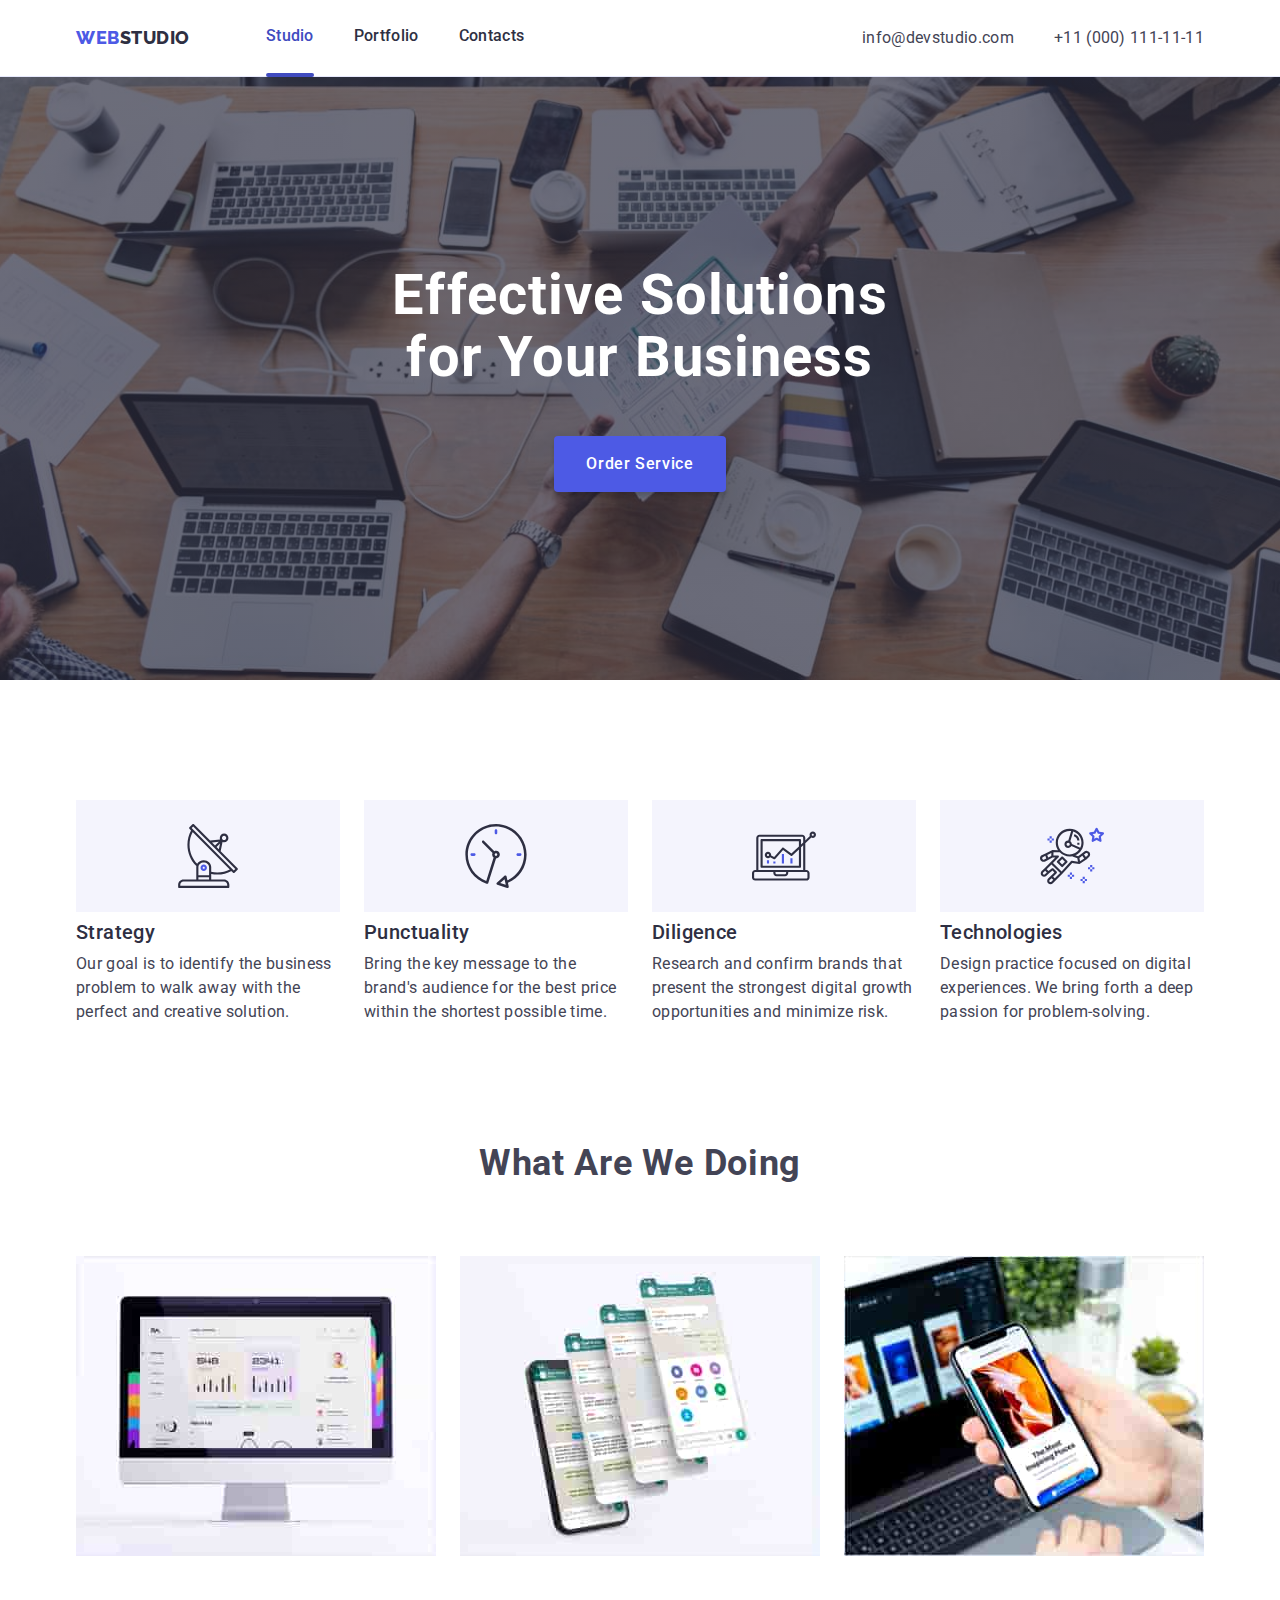
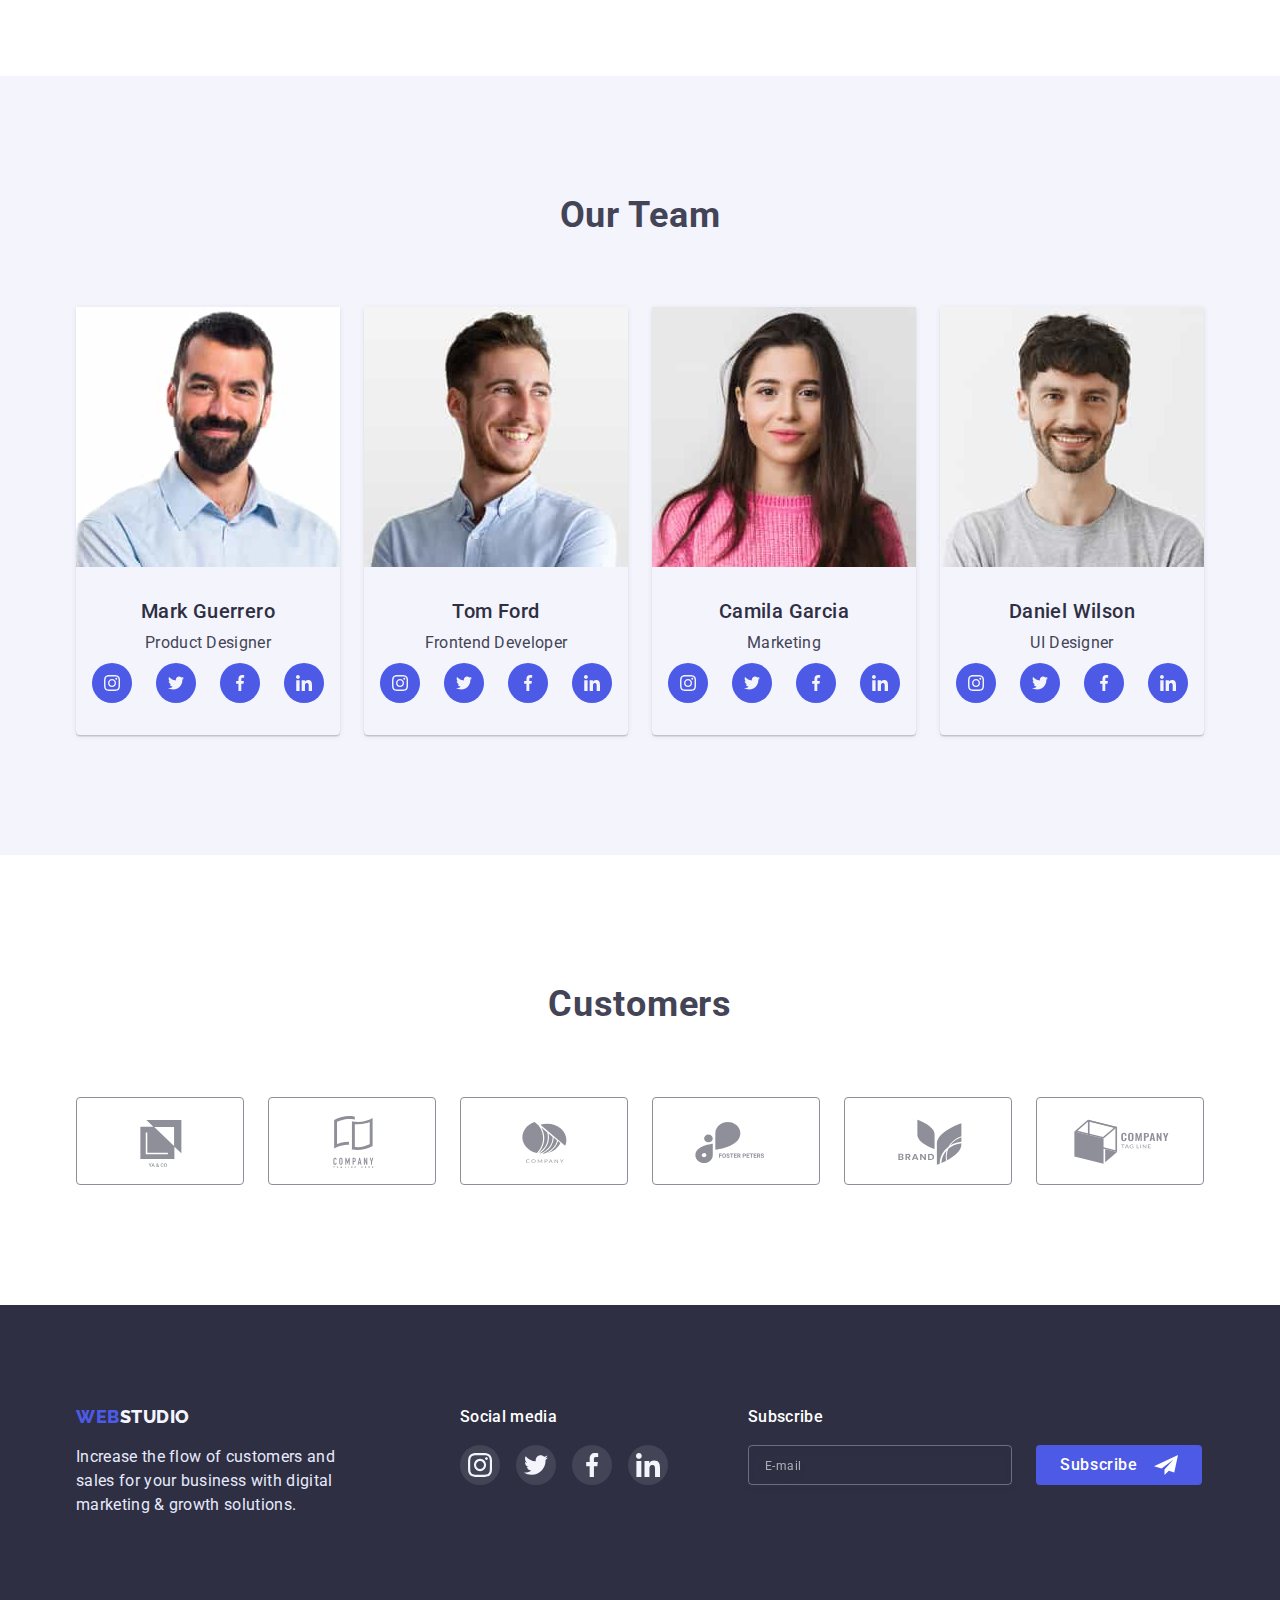
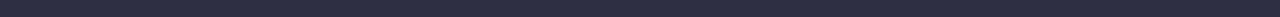
<file: index.html>
<!DOCTYPE html>
<html lang="en">
  <head>
    <meta charset="UTF-8" />
    <meta http-equiv="X-UA-Compatible" content="IE=edge" />
    <meta name="viewport" content="width=device-width, initial-scale=1.0" />
    <title>Document</title>
    <link rel="preconnect" href="https://fonts.googleapis.com" />
    <link rel="preconnect" href="https://fonts.gstatic.com" crossorigin />
    <link
      href="https://fonts.googleapis.com/css2?family=Raleway:wght@800&family=Roboto:wght@400;500;700;900&display=swap"
      rel="stylesheet"
    />
    <link
      rel="stylesheet"
      href="https://cdnjs.cloudflare.com/ajax/libs/modern-normalize/1.1.0/modern-normalize.min.css"
    />
    <link rel="stylesheet" href="./css/styles.css" />
  </head>
  <body>
    <header class="header">
      <div class="page-header container">
        <nav class="nav">
          <a href="/" class="logo"><span class="web">Web</span>Studio</a>
          <ul class="list site-nav">
            <li class="nav-link">
              <a href="./index.html" class="link active">Studio</a>
            </li>
            <li class="nav-link">
              <a href="./portfolio.html" class="link">Portfolio</a>
            </li>
            <li class="nav-link"><a href="" class="link">Contacts</a></li>
          </ul>
        </nav>

        <address class="address">
          <ul class="address list">
            <li class="address-item">
              <a href="mailto:info@devstudio.com" class="link address"
                >info@devstudio.com</a
              >
            </li>
            <li class="address-item">
              <a href="tel:+110001111111" class="link address"
                >+11 (000) 111-11-11</a
              >
            </li>
          </ul>
        </address>
      </div>
    </header>

    <!-- Hero -->
    <section class="section hero">
      <h1 class="hero-title">Effective Solutions for Your Business</h1>
      <button class="button primery" data-modal-open>Order Service</button>
    </section>

    <!-- Features -->
    <section class="section features">
      <div class="container">
        <h2 hidden class="section-title">Features</h2>
        <ul class="list features">
          
          <li class="features-item">
            <div class="icon-container">
              <svg class="bgicon" width="64" height="64">
                <use href="./Image/symbol-defs.svg#icon-antenna"></use>
              </svg>
            </div>
            <h3 class="title">Strategy</h3>
            <p>
              Our goal is to identify the business problem to walk away with the
              perfect and creative solution.
            </p>
          </li>
          <li class="features-item">
            <div class="icon-container">
              <svg class="bgicon" width="64" height="64">
                <use href="./Image/symbol-defs.svg#icon-clock"></use>
              </svg>
            </div>
            <h3 class="title">Punctuality</h3>
            <p>
              Bring the key message to the brand's audience for the best price
              within the shortest possible time.
            </p>
          </li>
          <li class="features-item">
            <div class="icon-container">
              <svg class="bgicon" width="64" height="64">
                <use href="./Image/symbol-defs.svg#icon-diagram"></use>
              </svg>
            </div>
            <h3 class="title">Diligence</h3>
            <p>
              Research and confirm brands that present the strongest digital
              growth opportunities and minimize risk.
            </p>
          </li>
          <li class="features-item">
            <div class="icon-container">
              <svg class="bgicon" width="64" height="64">
                <use href="./Image/symbol-defs.svg#icon-astronaut"></use>
              </svg>
            </div>
            <h3 class="title">Technologies</h3>
            <p>
              Design practice focused on digital experiences. We bring forth a
              deep passion for problem-solving.
            </p>
          </li>
        </ul>
      </div>
    </section>

    <!-- What are we doing -->

    <section class="section about">
      <div class="container about">
        <h2 class="section-title">What are we doing</h2>
        <ul class="list about">
          <li>
            <img
              src="./Image/rectangle-71.jpeg"
              alt="leptop app"
              width="360"
              class="image-about"
            />
          </li>
          <li>
            <img
              src="./Image/rectangle-72.jpeg"
              alt="mobile chat"
              width="360"
              class="image-about"
            />
          </li>
          <li>
            <img
              src="./Image/rectangle-73.jpeg"
              alt="recomendet for you"
              width="360"
              class="image-about"
            />
          </li>
        </ul>
      </div>
    </section>

    <!-- Our Team -->
    <section class="section team">
      <div class="container">
        <h2 class="section-title">Our Team</h2>
        <ul class="list team">
          <li class="team-card">
            <img
              src="./Image/mark-guerrero.jpeg"
              alt="Emploer"
              width="264"
              class="image"
            />
            <h3 class="title teamtext">Mark Guerrero</h3>
            <p class="teamtext p">Product Designer</p>

            <ul class="social-media list">
              <li class="social-media-item">
                <a href="" class="social-media link">
                  <svg class="social-icon" width="16" height="16">
                    <use href="./Image/symbol-defs.svg#icon-instagram"></use>
                    </svg>
                </a>
              </li>

              <li class="social-media-item">
                <a href="" class="social-media link">
                  <svg class="social-icon" width="16" height="16">
                    <use href="./Image/symbol-defs.svg#icon-twitter"></use>
                    </svg>
                </a>
              </li>

              <li class="social-media-item">
                <a href="" class="social-media link">
                  <svg class="social-icon" width="16" height="16">
                    <use href="./Image/symbol-defs.svg#icon-facebook"></use>
                    </svg>
                </a>
              </li>

              <li class="social-media-item">
                <a href="" class="social-media link">
                  <svg class="social-icon" width="16" height="16">
                    <use href="./Image/symbol-defs.svg#icon-linkedin"></use>
                    </svg>
                </a>
              </li>
            </ul>


          </li>
          <li class="team-card">
            <img
              src="./Image/tom-ford.jpeg"
              alt="Emploer"
              width="264"
              class="image"
            />

            <h3 class="title teamtext">Tom Ford</h3>
            <p class="teamtext p">Frontend Developer</p>

            <ul class="social-media list">
              <li class="social-media-item">
                <a href="" class="social-media link">
                  <svg class="social-icon" width="16" height="16">
                    <use href="./Image/symbol-defs.svg#icon-instagram"></use>
                    </svg>
                </a>
              </li>

              <li class="social-media-item">
                <a href="" class="social-media link">
                  <svg class="social-icon" width="16" height="16">
                    <use href="./Image/symbol-defs.svg#icon-twitter"></use>
                    </svg>
                </a>
              </li>

              <li class="social-media-item">
                <a href="" class="social-media link">
                  <svg class="social-icon" width="16" height="16">
                    <use href="./Image/symbol-defs.svg#icon-facebook"></use>
                    </svg>
                </a>
              </li>

              <li class="social-media-item">
                <a href="" class="social-media link">
                  <svg class="social-icon" width="16" height="16">
                    <use href="./Image/symbol-defs.svg#icon-linkedin"></use>
                    </svg>
                </a>
              </li>
            </ul>

          </li>

          <li class="team-card">
            <img
              src="./Image/camila-garcia.jpeg"
              alt="Emploer"
              width="264"
              class="image"
            />
            <h3 class="title teamtext">Camila Garcia</h3>
            <p class="teamtext p">Marketing</p>

            <ul class="social-media list">
              <li class="social-media-item">
                <a href="" class="social-media link">
                  <svg class="social-icon" width="16" height="16">
                    <use href="./Image/symbol-defs.svg#icon-instagram"></use>
                    </svg>
                </a>
              </li>

              <li class="social-media-item">
                <a href="" class="social-media link">
                  <svg class="social-icon" width="16" height="16">
                    <use href="./Image/symbol-defs.svg#icon-twitter"></use>
                    </svg>
                </a>
              </li>

              <li class="social-media-item">
                <a href="" class="social-media link">
                  <svg class="social-icon" width="16" height="16">
                    <use href="./Image/symbol-defs.svg#icon-facebook"></use>
                    </svg>
                </a>
              </li>

              <li class="social-media-item">
                <a href="" class="social-media link">
                  <svg class="social-icon" width="16" height="16">
                    <use href="./Image/symbol-defs.svg#icon-linkedin"></use>
                    </svg>
                </a>
              </li>
            </ul>
          </li>
          <li class="team-card">
            <img
              src="./Image/daniel-wilson.jpeg"
              alt="Emploer"
              width="264"
              class="image"
            />
            <h3 class="title teamtext">Daniel Wilson</h3>
            <p class="teamtext p">UI Designer</p>
            <ul class="social-media list">
              <li class="social-media-item">
                <a href="" class="social-media link">
                  <svg class="social-icon" width="16" height="16">
                    <use href="./Image/symbol-defs.svg#icon-instagram"></use>
                    </svg>
                </a>
              </li>

              <li class="social-media-item">
                <a href="" class="social-media link">
                  <svg class="social-icon" width="16" height="16">
                    <use href="./Image/symbol-defs.svg#icon-twitter"></use>
                    </svg>
                </a>
              </li>

              <li class="social-media-item">
                <a href="" class="social-media link">
                  <svg class="social-icon" width="16" height="16">
                    <use href="./Image/symbol-defs.svg#icon-facebook"></use>
                    </svg>
                </a>
              </li>

              <li class="social-media-item">
                <a href="" class="social-media link">
                  <svg class="social-icon" width="16" height="16">
                    <use href="./Image/symbol-defs.svg#icon-linkedin"></use>
                    </svg>
                </a>
              </li>
            </ul>

          </li>
        </ul>
      </div>
    </section>

    <!-- Clients -->

<section class="section clients">
<h2 class="section-title clients">Customers</h2>

<div class="container">
  <ul class="clients list">
    <li class="client-item">
      <a href="" class="client-link">
        <svg class="icon-clients" width="104" height="56">
          <use href="./Image/symbol-defs.svg#icon-client1"></use>
        </svg>
      </a>
    </li>

    <li class="client-item">
      <a href="" class="client-link">
        <svg class="icon-clients" width="104" height="56">
          <use href="./Image/symbol-defs.svg#icon-client2"></use>
        </svg>
      </a>
    </li>

    <li class="client-item">
      <a href="" class="client-link">
        <svg class="icon-clients" width="104" height="56">
          <use href="./Image/symbol-defs.svg#icon-client3"></use>
        </svg>
      </a>
    </li>

    <li class="client-item">
      <a href="" class="client-link">
        <svg class="icon-clients" width="104" height="56">
          <use href="./Image/symbol-defs.svg#icon-client4"></use>
        </svg>
      </a>
    </li>

    <li class="client-item">
      <a href="" class="client-link">
        <svg class="icon-clients" width="104" height="56">
          <use href="./Image/symbol-defs.svg#icon-client5"></use>
        </svg>
      </a>
    </li>

    <li class="client-item">
      <a href="" class="client-link">
        <svg class="icon-clients" width="104" height="56">
          <use href="./Image/symbol-defs.svg#icon-client6"></use>
        </svg>
      </a>
    </li>
  </ul>
</div>
 


</section>

    <!-- Footer -->
    <footer class="footer">
      <div class="container foot">
       <div class="footer-inf">
        <a href="/" class="footer-logo"><span class="web">Web</span>Studio</a>
        <p class="footer-text">
          Increase the flow of customers and sales for your business with
          digital marketing & growth solutions.
        </p>
        </div>
  
    
       <div class="footer-links">
          <b class="title footer">Social media</b>
          <ul class="social-footer list">
              <li class="social-footer-item">
                <a href="" class="social-footer link">
                  <svg class="social-icon" width="24" height="24">
                    <use href="./Image/symbol-defs.svg#icon-instagram"></use>
                    </svg>
                </a>
              </li>
  
              <li class="social-footer-item">
                <a href="" class="social-footer link">
                  <svg class="social-icon" width="24" height="24">
                    <use href="./Image/symbol-defs.svg#icon-twitter"></use>
                    </svg>
                </a>
              </li>
  
              <li class="social-footer-item">
                <a href="" class="social-footer link">
                  <svg class="social-icon" width="24" height="24">
                    <use href="./Image/symbol-defs.svg#icon-facebook"></use>
                    </svg>
                </a>
              </li>
  
              <li class="social-footer-item">
                <a href="" class="social-footer link">
                  <svg class="social-icon" width="24" height="24">
                    <use href="./Image/symbol-defs.svg#icon-linkedin"></use>
                    </svg>
                </a>
              </li>
  
          </ul>
        </div>


        <div role="group" class="group-form">
        
         
          <label for="email" class="title footer">Subscribe</label>
          <form class="subscribe-form">
          <input class="footer-input" type="email" name="email" id="email" placeholder="E-mail">
          <button type="submit" class="button subscribe">Subscribe
            <svg class="send-icon" width="24" height="24">
              <use href="./Image/symbol-defs.svg#icon-send"></use>
            </svg>
          </button>
          </form> 
        
        
        </div>

      </div>
    
    </footer>

<!-- Modal -->

<div class="backdrop is-hidden" data-modal>
  <div class="modal">
    <button data-modal-close class="modal-button">
      <svg class="modal-icon" width="8" height="8">
        <use href="./Image/symbol-defs.svg#icon-close"></use>
      </svg>
    </button>
<!-- Form -->
<strong class="modaltext">Leave your contacts and we will call you back</strong>

<form class="modal-forms">
  <div role="group" class="modal-form">
    <label class="label" for="name">Name</label>
      <input class="modal-input" type="text" name="name" id="name">
      <svg class="icon-modal" width="18" height="24">
        <use href="./Image/symbol-defs.svg#icon-person"></use>
      </svg>
  </div>

  <div role="group" class="modal-form">
    <label class="label" for="phone">Phone</label>
    <input class="modal-input" type="tel" name="phone" id="phone">
    <svg class="icon-modal" width="18" height="24">
      <use href="./Image/symbol-defs.svg#icon-phone"></use>
    </svg>
  </div>

  <div role="group" class="modal-form">
    <label class="label" for="modal-email">Email</label>
    <input class="modal-input" type="email" name="email" id="modal-email">
    <svg class="icon-modal" width="18" height="24">
      <use href="./Image/symbol-defs.svg#icon-email"></use>
    </svg>
  </div>

  <div role="group" class="modal-text-area-div">
    <label class="label" for="modal-text-area">Comment</label>
      <textarea class="modal-text-area" name="comment" id="modal-text-area" placeholder="Text input"></textarea>
     </div>

<label class="label checkbox">
  <input class="modal-checkbox" type="checkbox" name="privacy-policy">
  <span class="checkbox-icon"><svg width="10" height="8">
    <use class="check-icon" href="./Image/symbol-defs.svg#icon-check"></use>
  </svg></span>
  I accept the terms and conditions of the <a class="policy-link" href="" target="_blank">Privacy Policy</a>
</label>

<button class="submit button" type="submit">Send</button>
  
</form> 

  </div>
</div>

<script src="./js/modal.js"></script>
  </body>
</html>
</file>
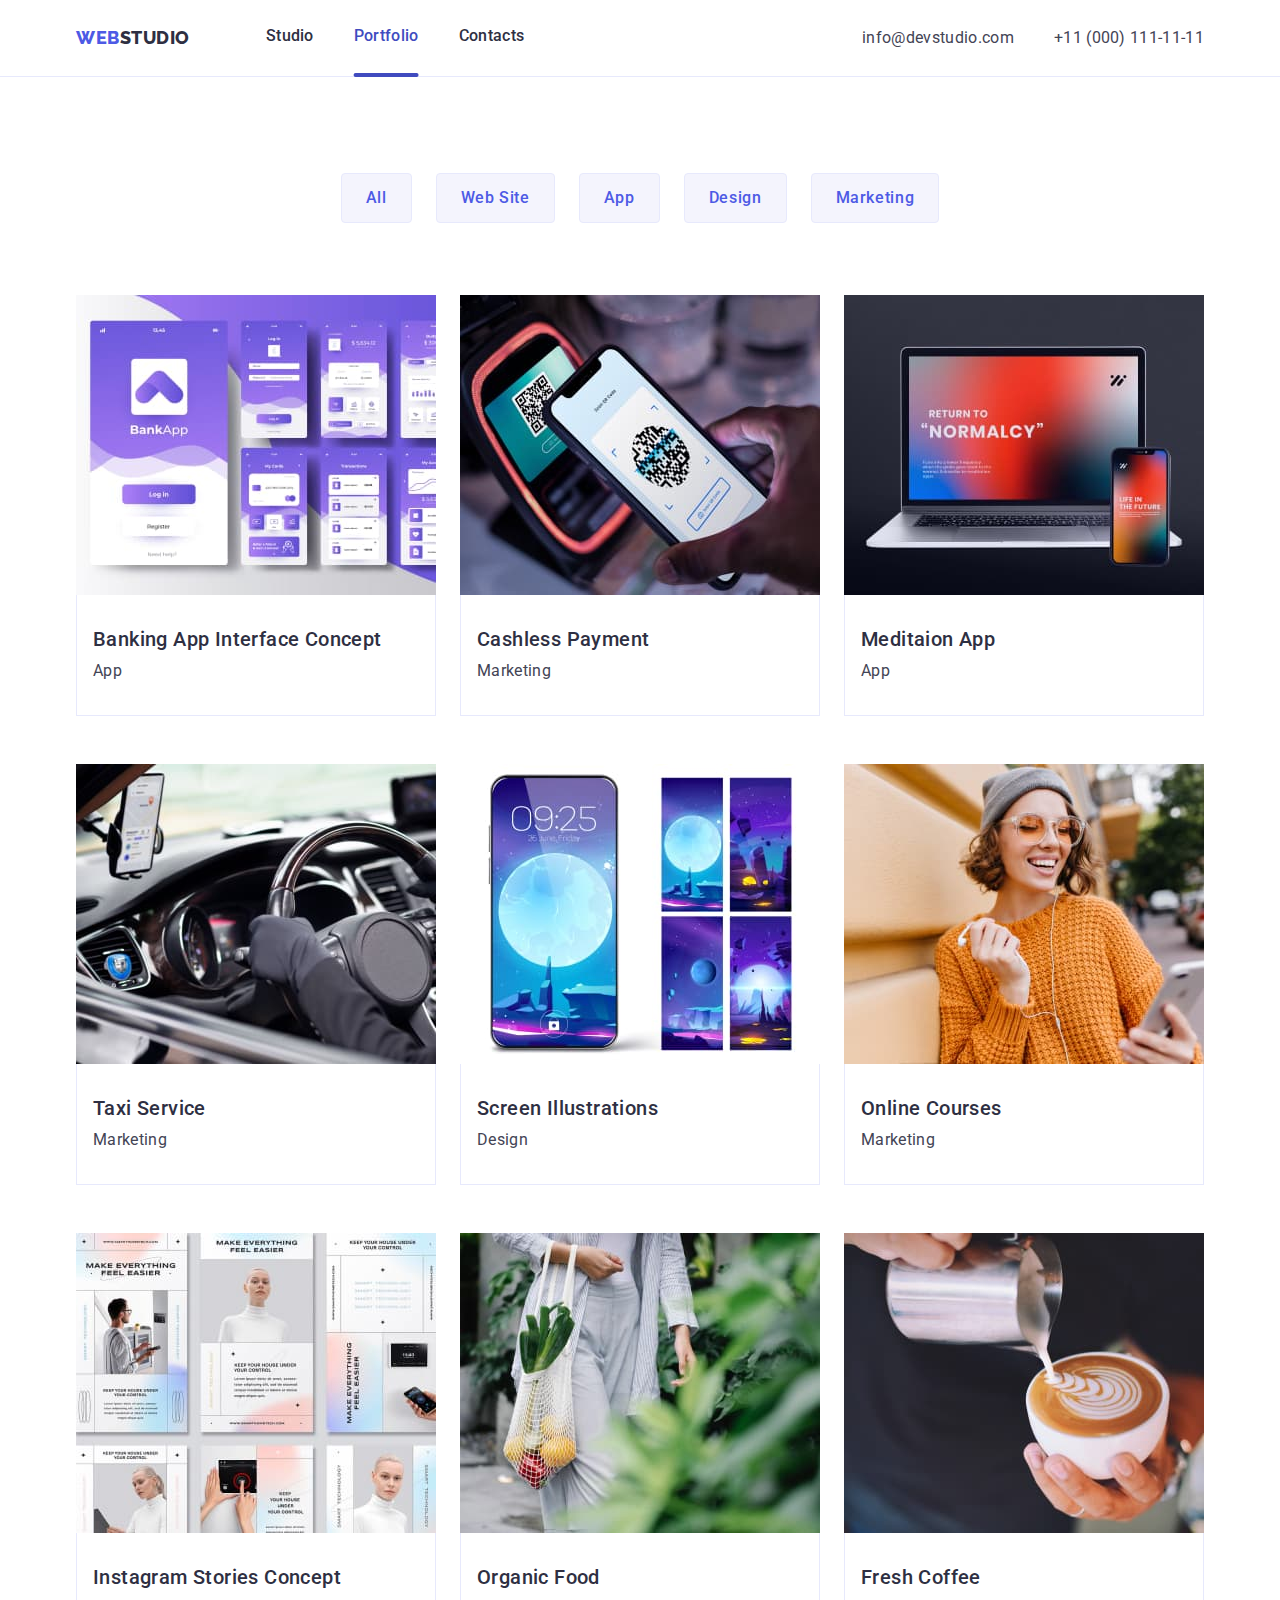
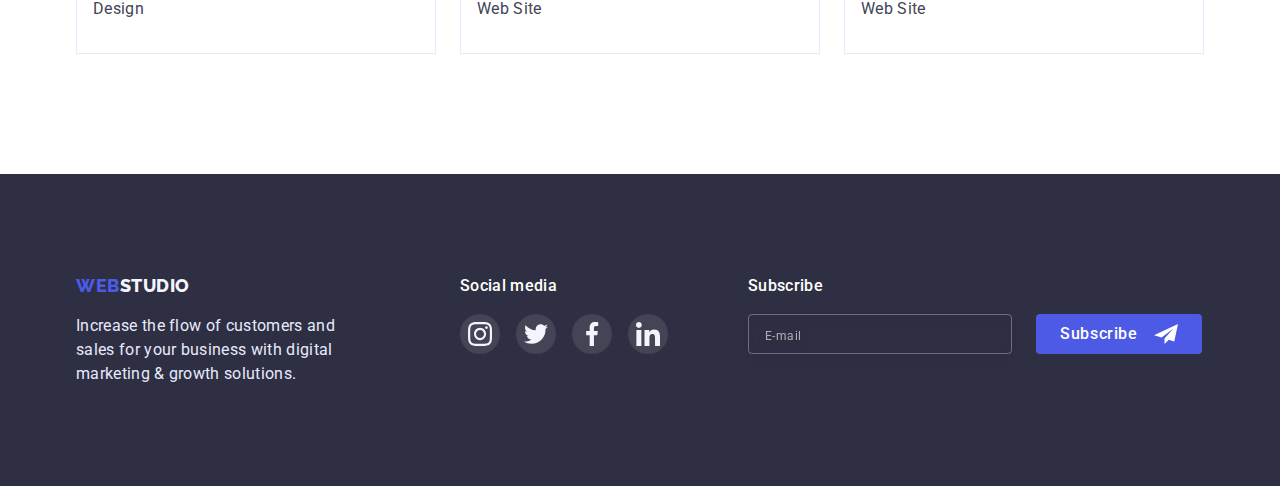
<file: portfolio.html>
<!DOCTYPE html>
<html lang="en">
  <head>
    <meta charset="UTF-8">
    <meta http-equiv="X-UA-Compatible" content="IE=edge">
    <meta name="viewport" content="width=device-width, initial-scale=1.0">
    <title>Document</title>
    <link href="https://fonts.googleapis.com" rel="preconnect">
    <link href="https://fonts.gstatic.com" rel="preconnect" crossorigin>
    <link href="https://fonts.googleapis.com/css2?family=Raleway:wght@800&family=Roboto:wght@400;500;700;900&display=swap" rel="stylesheet">
    <link href="https://cdnjs.cloudflare.com/ajax/libs/modern-normalize/1.1.0/modern-normalize.min.css" rel="stylesheet">
    <link href="./css/styles.css" rel="stylesheet">
  </head>
  <body>
    <header class="header">
      <div class="page-header container">
        <nav class="nav">
          <a class="logo" href="/"><span class="web">Web</span>Studio</a>
          <ul class="list site-nav">
            <li class="nav-link">
              <a class="link" href="./index.html">Studio</a>
            </li>
            <li class="nav-link">
              <a class="link active" href="./portfolio.html">Portfolio</a>
            </li>
            <li class="nav-link"><a class="link" href>Contacts</a></li>
          </ul>
        </nav>

        <address class="address">
          <ul class="address list">
            <li class="address-item">
              <a class="link address" href="mailto:info@devstudio.com">info@devstudio.com</a>
            </li>
            <li class="address-item">
              <a class="link address" href="tel:+110001111111">+11 (000) 111-11-11</a>
            </li>
          </ul>
        </address>
      </div>
    </header>

    <section class="section portfolio">
      <div class="container">
        <h1 hidden="">Our Projects</h1>

        <ul class="list buttons">
          <li class="btn-item">
            <button class="secondary button" type="button">All</button>
          </li>
          <li class="btn-item">
            <button class="secondary button" type="button">Web Site</button>
          </li>
          <li class="btn-item">
            <button class="secondary button" type="button">App</button>
          </li>
          <li class="btn-item">
            <button class="secondary button" type="button">Design</button>
          </li>
          <li class="btn-item">
            <button class="secondary button" type="button">Marketing</button>
          </li>
        </ul>

        <ul class="list portfolio">
          <li class="portfolio-item">
            <a class="portfolio-link" href>
              <div class="portfolio-thumb">
                <div class="portfolio-overlay">
                <p class="thumb-text">14 Stylish and User-Friendly App Design Concepts · Task Manager App · Calorie Tracker App · Exotic Fruit Ecommerce App · Cloud Storage App</p>
              </div>
              <img class="image-portfolio" src="./Image/portfolio/img.jpeg" alt="Banking" width="360">
            </div>
              <div class="portfolio-div">
                <h2 class="title portfolio">Banking App Interface Concept</h2>
                <p class="text portfolio">App</p>
              </div>
            </a>
          </li>
          <li class="portfolio-item">
            <a class="portfolio-link" href>
              <div class="portfolio-thumb">
                <div class="portfolio-overlay">
                  <p class="thumb-text">14 Stylish and User-Friendly App Design Concepts · Task Manager App · Calorie Tracker App · Exotic Fruit Ecommerce App · Cloud Storage App</p>
                </div>
              <img class="image-portfolio" src="./Image/portfolio/payment.jpeg" alt="Cashless Payment" width="360">
              </div>
              <div class="portfolio-div">
                <h2 class="title portfolio">Cashless Payment</h2>
                <p class="text portfolio">Marketing</p>
              </div>
            </a>
          </li>
          <li class="portfolio-item">
            <a class="portfolio-link" href>
              <div class="portfolio-thumb">
                <div class="portfolio-overlay">
                  <p class="thumb-text">14 Stylish and User-Friendly App Design Concepts · Task Manager App · Calorie Tracker App · Exotic Fruit Ecommerce App · Cloud Storage App</p>
                </div>
              <img class="image-portfolio" src="./Image/portfolio/meditation-app.jpeg" alt="Meditaion App" width="360">
              </div>
              <div class="portfolio-div">
                <h2 class="title portfolio">Meditaion App</h2>
                <p class="text portfolio">App</p>
              </div>
            </a>
          </li>
          <li class="portfolio-item">
            <a class="portfolio-link" href>
              <div class="portfolio-thumb">
                <div class="portfolio-overlay">
                  <p class="thumb-text">14 Stylish and User-Friendly App Design Concepts · Task Manager App · Calorie Tracker App · Exotic Fruit Ecommerce App · Cloud Storage App</p>
                </div>
              <img class="image-portfolio" src="./Image/portfolio/taxi-app.jpeg" alt="taxi app" width="360">
              </div>
              <div class="portfolio-div">
                <h2 class="title portfolio">Taxi Service</h2>
                <p class="text portfolio">Marketing</p>
              </div>
            </a>
          </li>
          <li class="portfolio-item">
            <a class="portfolio-link" href>
              <div class="portfolio-thumb">
                <div class="portfolio-overlay">
                  <p class="thumb-text">14 Stylish and User-Friendly App Design Concepts · Task Manager App · Calorie Tracker App · Exotic Fruit Ecommerce App · Cloud Storage App</p>
                </div>
              <img class="image-portfolio" src="./Image/portfolio/scrin-app.jpeg" alt="scrin-app" width="360">
              </div>
              <div class="portfolio-div">
                <h2 class="title portfolio">Screen Illustrations</h2>
                <p class="text portfolio">Design</p>
              </div>
            </a>
          </li>
          <li class="portfolio-item">
            <a class="portfolio-link" href>
              <div class="portfolio-thumb">
                <div class="portfolio-overlay">
                  <p class="thumb-text">14 Stylish and User-Friendly App Design Concepts · Task Manager App · Calorie Tracker App · Exotic Fruit Ecommerce App · Cloud Storage App</p>
                </div>
              <img class="image-portfolio" src="./Image/portfolio/online-courses.jpeg" alt="smiling girl" width="360">
              </div>
              <div class="portfolio-div">
                <h2 class="title portfolio">Online Courses</h2>
                <p class="text portfolio">Marketing</p>
              </div>
            </a>
          </li>
          <li class="portfolio-item">
            <a class="portfolio-link" href>
              <div class="portfolio-thumb">
                <div class="portfolio-overlay">
                  <p class="thumb-text">14 Stylish and User-Friendly App Design Concepts · Task Manager App · Calorie Tracker App · Exotic Fruit Ecommerce App · Cloud Storage App</p>
                </div>
              <img class="image-portfolio" src="./Image/portfolio/insta-stories.jpeg" alt="insta" width="360">
              </div>
              <div class="portfolio-div">
                <h2 class="title portfolio">Instagram Stories Concept</h2>
                <p class="text portfolio">Design</p>
              </div>
            </a>
          </li>
          <li class="portfolio-item">
            <a class="portfolio-link" href>
              <div class="portfolio-thumb">
                <div class="portfolio-overlay">
                  <p class="thumb-text">14 Stylish and User-Friendly App Design Concepts · Task Manager App · Calorie Tracker App · Exotic Fruit Ecommerce App · Cloud Storage App</p>
                </div>
              <img class="image-portfolio" src="./Image/portfolio/organic-food.jpeg" alt="Organic Food" width="360">
              </div>
              <div class="portfolio-div">
                <h2 class="title portfolio">Organic Food</h2>
                <p class="text portfolio">Web Site</p>
              </div>
            </a>
          </li>
          <li class="portfolio-item">
            <a class="portfolio-link" href>
              <div class="portfolio-thumb">
                <div class="portfolio-overlay">
                  <p class="thumb-text">14 Stylish and User-Friendly App Design Concepts · Task Manager App · Calorie Tracker App · Exotic Fruit Ecommerce App · Cloud Storage App</p>
                </div>
              <img class="image-portfolio" src="./Image/portfolio/coffe.jpeg" alt="Fresh Coffee" width="360">
              </div>
              <div class="portfolio-div">
                <h2 class="title portfolio">Fresh Coffee</h2>
                <p class="text portfolio">Web Site</p>
              </div>
            </a>
          </li>
        </ul>
      </div>
    </section>

    <!-- Footer -->
    <footer class="footer">
      <div class="container foot">
       <div class="footer-inf">
        <a href="/" class="footer-logo"><span class="web">Web</span>Studio</a>
        <p class="footer-text">
          Increase the flow of customers and sales for your business with
          digital marketing & growth solutions.
        </p>
        </div>
  
    
       <div class="footer-links">
          <b class="title footer">Social media</b>
          <ul class="social-footer list">
              <li class="social-footer-item">
                <a href="" class="social-footer link">
                  <svg class="social-icon" width="24" height="24">
                    <use href="./Image/symbol-defs.svg#icon-instagram"></use>
                    </svg>
                </a>
              </li>
  
              <li class="social-footer-item">
                <a href="" class="social-footer link">
                  <svg class="social-icon" width="24" height="24">
                    <use href="./Image/symbol-defs.svg#icon-twitter"></use>
                    </svg>
                </a>
              </li>
  
              <li class="social-footer-item">
                <a href="" class="social-footer link">
                  <svg class="social-icon" width="24" height="24">
                    <use href="./Image/symbol-defs.svg#icon-facebook"></use>
                    </svg>
                </a>
              </li>
  
              <li class="social-footer-item">
                <a href="" class="social-footer link">
                  <svg class="social-icon" width="24" height="24">
                    <use href="./Image/symbol-defs.svg#icon-linkedin"></use>
                    </svg>
                </a>
              </li>
  
          </ul>
        </div>


        <div role="group" class="group-form">
        
         
          <label for="email" class="title footer">Subscribe</label>
          <form class="subscribe-form">
          <input class="footer-input" type="email" name="email" id="email" placeholder="E-mail">
          <button type="submit" class="button subscribe">Subscribe
            <svg class="send-icon" width="24" height="24">
              <use href="./Image/symbol-defs.svg#icon-send"></use>
            </svg>
          </button>
          </form> 
        
        
        </div>

      </div>
    
    </footer>
  </body>
</html>
</file>
<file: css/styles.css>
:root {
  /* Back ground colors */
  --page-bgc: #ffffff;
  --hero-bgc: #2E2F42;
  --footer-bgc: #2E2F42;
  --secondary-section-bgc: #F4F4FD;
  --border-portfolio-color: #E7E9FC;
  --border-header-color: #E7E9FC;

  --hero-text-color: #ffffff;
  --primery-text-color: #434455;
  --primery-title-color: #2E2F42;
  --logo-text-color: #2E2F42;
  --accent-logo-text-color: #4D5AE5;
  --primery-brand-color: #4D5AE5;
  --nav-hover-color: #404BBF;
  --primery-btn-text-color: #FFFFFF;
  --primery-btn-bgc: #4D5AE5;
  --primery-btn-hover: #404BBF;
  --link-color: #2E2F42;
  --address-link-color: #434455;
  --portfolio-shadow-color: rgba(46, 47, 66, 0.08);
  
  /* secondary btn */
  --secondary-btn-text-color: #4D5AE5;
  --secondary-btn-bgc: #F4F4FD;
  --secondary-btn-text-hover-color: #FFFFFF;
  --secondary-btn-bgc-hover: #404BBF;
  --secondary-btn-border: #E7E9FC;
  /* Links */
  --primery-social-link-color: #4D5AE5;
  --primery-social-link-hover: #404BBF;
  --footer-social-link-color: rgba(255, 255, 255, 0.1);
  --footer-social-link-bg-hover: #31D0AA;
  /* Clients icon */
--client-icon-color: #8E8F99;
--client-icon-hover-color: #404BBF;
--client-border-color: #8E8F99;
--client-border-hover-color: #404BBF;
  /* footer */
  --secondary-logo-text-color: #F4F4FD;
  --footer-text-color: #E7E9FC;
  --title-footer-text: #fff;
  --footer-input-border-color: rgba(255, 255, 255, 0.3);
  --footer-placeholder-text-color: rgba(255, 255, 255, 0.6);
  /* main */
  --accent: #4D5AE5;
  --hover: #404BBF;
  --cloud: #F4F4FD;
/* Modal */
--backdrop-color: rgba(46, 47, 66, 0.4);
--modal-bgc: #FCFCFC;
--modal-button-bgc: #E7E9FC;
--modal-button-border-color: rgba(0, 0, 0, 0.1);
--input-border-focus-color: #4D5AE5;
--modal-label-color: #8E8F99;
--modal-input-border-color: rgba(33, 33, 33, 0.2);
--modal-text-area-border-color: rgba(33, 33, 33, 0.2);
--modal-text-area-placeholder-color: rgba(117, 117, 117, 0.5);
--modal-accept-conditions-text-color: #757575;
--modal-privacy-policy-color: #4D5AE5;
--icon-check-fill: #f4f4fd;
--icon-checkbox-off-border-color: #2E2F42;
/* Transition cubic*/
--cubic-time-function: cubic-bezier(0.4, 0, 0.2, 1);


}


body {
  color: var(--primery-text-color);
  font-size: 16px;

  font-family: 'Roboto', sans-serif;
  line-height: 1.5;
  letter-spacing: 0.02em;
}

b{padding: 0;
margin: 0;}

p{
  margin-top: 0;
  margin-bottom: 0;
}

.container{
  width: 1158px;
  
  margin: 0 auto;
  padding-right: 15px;
  padding-left: 15px;
}

.section{
  padding-top: 120px;
  padding-bottom: 120px;
}

.section.features{
  padding-bottom: 0;
}

/* Header */
.header{
  border-bottom: 1px solid var(--border-header-color)
}

.page-header.container{
  display: flex;
  align-items: center;
  
}

.nav{
  display: flex;
  align-items: center;
}


.site-nav{
  display: flex;
}

.site-nav .link{
  display: block;
  padding-top: 24px;
  padding-bottom: 28px;
}

.site-nav>.nav-link:not(:last-child){
  margin-right: 40px;
}
/* Logo */
.logo {
  display: block;


  align-items: center;
  margin-right: 76px;
  
  color: var(--logo-text-color);
  font-weight: 800;
  font-size: 18px;


  font-family: 'Raleway', sans-serif;
  line-height: 1.33;
  letter-spacing: 0.03em;
  text-decoration: none;
  text-transform: uppercase;

}

.web {
  color: var(--accent-logo-text-color);
}

/* Navigation */
.link {
  text-decoration: none;
}

.nav .link {
  color: var(--link-color);
  font-weight: 500;
  font-size: 16px;

  font-family: 'Roboto', sans-serif;
  line-height: 1.5;
  letter-spacing: 0.02em;

  transition: color 250ms var(--cubic-time-function);

}

.nav .link:hover,
.nav .link:focus {
  color: var(--nav-hover-color);
}

.nav .link.active {

  position: relative;
  color: var(--nav-hover-color);
}



.link.active::after{
  content: '';
  
  position: absolute;
  bottom: -3px;
left: 50%;

  width: 100%;
  height: 4px;
  border-radius: 2px;
  background-color: var(--hover);
transform: translate(-50%,-50%);
}


/* Address */

.address{
  display: flex;
  margin-left: auto;
}

.address .address-item:not(:last-child){
  margin-right: 40px;
}


.link.address {
  padding-top: 24px;
  padding-bottom: 24px;
  color: var(--address-link-color);
  font-style: normal;
  
  
  transition: color 250ms var(--cubic-time-function);
}

.link.address:hover,
.link.address:focus {
  color: var(--nav-hover-color)
}


/* Hero */
.section.hero{
  padding-top: 188px;
  padding-bottom: 188px;
}

.hero {
  
  max-width: 1440px;
margin-right: auto;

margin-left: auto;
  background-color: var(--hero-bgc);
  background-image:
  linear-gradient(
    to right,
    rgba(46, 47, 66, 0.7),
    rgba(46, 47, 66, 0.7)
  ),
  url(../Image/people-office.jpeg);
background-position: center;
background-size: cover;
background-repeat: no-repeat;
  text-align: center;
}

.hero-title {
  width: 496px;
  margin-top: 0;
  margin-right: auto; 
  margin-bottom: 48px;
  margin-left: auto;
  


  color: var(--hero-text-color);
  

  font-weight: 700;
  font-size: 56px;
  font-family: 'Roboto', sans-serif;
  line-height: 1.1;

  
  letter-spacing: 0.02em;
  
}

/* Buttons */
.button {
  padding: 16px 32px;
  border: transparent;
  border-radius: 4px;
  background-color: var(--primery-btn-bgc);

  color: var(--primery-btn-text-color);
  box-shadow: 0px 4px 4px rgba(0, 0, 0, 0.15);
  font-weight: 500;
  font-size: 16px;

  font-family: 'Roboto', sans-serif;
  line-height: 1.5;
  letter-spacing: 0.04em;
  text-align: center;
  cursor: pointer;

  transition: background-color 250ms var(--cubic-time-function);
}

.button:hover,
.button:focus {
  background-color: var(--primery-btn-hover);
}

.secondary.button {
  padding: 12px 24px;
  border: 1px solid var(--secondary-btn-border);
  background-color: var(--secondary-btn-bgc);
  color: var(--secondary-btn-text-color);
  box-shadow: none;
 transition-timing-function: var(--cubic-time-function),var(--cubic-time-function),var(--cubic-time-function);
 transition-duration: 250ms,250ms,250ms;


 transition-property: color,background-color,box-shadow;
}

.secondary.button:hover,
.secondary.button:focus {
  border-color: transparent;
  background-color: var(--secondary-btn-bgc-hover);
  color: var(--secondary-btn-text-hover-color);
  box-shadow: 0px 3px 1px rgba(0, 0, 0, 0.1), 0px 2px 1px rgba(0, 0, 0, 0.08), 0px 2px 2px rgba(0, 0, 0, 0.12);
}





/* Features;Section */
.list.features{
  display: flex;
  justify-content: space-between;
}

.features-item{
  width: 264px;
}

.section-title {

  margin-top: 0;
  margin-bottom: 72px;
  font-weight: 700;
  font-size: 36px;
  font-family: 'Roboto', sans-serif;
  line-height: 1.1;
  letter-spacing: 0.02em;

  text-align: center;
  text-transform: capitalize;
}

.title {

  margin-top: 0;
  margin-bottom: 8px;
  color: var(--primery-title-color);
  font-weight: 500;
  font-size: 20px;

  font-family: 'Roboto', sans-serif;
  line-height: 1.2;
  letter-spacing: 0.02em;
}

/* Features icon */
.icon-container{
  display: flex;
  
  justify-content: center;
  align-items: center;
  width: 264px;
  height: 112px;

  margin-bottom: 8px;
  background-color: var(--secondary-section-bgc);
  
}


/* What we are Doing */
.container.about>.list.about{
  display: flex;
  justify-content: space-between;
}
.image-about{
  display: block;
}

/* section Team */
.section.team{
  background-color: var(--secondary-section-bgc)
}

.list.team{
  display: flex;
  justify-content: space-between;
}


.image{
  display: block;
  margin-bottom: 32px;
}

.team-card{
  width: 264px;

  border-radius: 0px 0px 4px 4px;
  box-shadow: 0px 1px 6px rgba(46, 47, 66, 0.08), 0px 1px 1px rgba(46, 47, 66, 0.16), 0px 2px 1px rgba(46, 47, 66, 0.08);
}

.teamtext{
  text-align: center;
}

.teamtext.p{
  margin-bottom: 8px;
}

/* Team icon */
.social-media.list{
  display: flex;
  margin-bottom: 32px;
}

.social-media.link{
  display: flex;
justify-content: center;
align-items: center;
  width: 40px;
  height: 40px;
  border-radius: 50%;
  background-color: var(--primery-social-link-color);
  
  transition: background-color 250ms var(--cubic-time-function);
}

.social-media.link:hover,
.social-media.link:focus{
  background-color: var(--primery-social-link-hover);
}


.social-media-item:nth-child(1){
  margin-left: 16px;
}

.social-media-item:not(:nth-child(1)){
margin-left: 24px;
}


/* Clients */
.section.clients{
  padding-top: 130px;
}

.clients.list{
  display: flex;
  justify-content: space-between;
}

.client-link{
  display: flex;
  justify-content: center;
  align-items: center;
  width: 168px;
  height: 88px;
  border: 1px solid var(--client-border-color);
  border-radius: 4px;
color: var(--client-border-color);
 transition-timing-function: var(--cubic-time-function),var(--cubic-time-function);
 transition-duration: 250ms,250ms;

  transition-property: color,border;
  
  
}

.client-link:hover,
.client-link:focus{
  border:1px solid var(--client-border-hover-color);
  color: var(--client-icon-hover-color);
}

.icon-clients{
  fill: currentColor;
}



/* Footer */

.footer {
  padding-top: 100px;
  padding-bottom: 100px;
  background-color: var(--footer-bgc);
}

.foot{
  display: flex;
}

.footer-logo {

  display: flex;
  align-items: center;

  margin-bottom: 16px;
  color: var(--secondary-logo-text-color);
  font-weight: 800;
  font-size: 18px;

  font-family: 'Raleway', sans-serif;
  line-height: 1.33;
  letter-spacing: 0.03em;
  text-decoration: none;
  text-transform: uppercase;


}
.title.footer{
  display: block;
margin: 0;
margin-bottom: 16px;
padding: 0;

font-size: 16px;
line-height: 1.5;
  color: var(--title-footer-text);
  
}

.footer-text {
   width: 264px;
  color: var(--footer-text-color);
}

.social-footer.list{
  display: flex;
  margin-right: 80px;
}

.social-footer.link{
  display: flex;
  justify-content: center;
  align-items: center;
  width: 40px;
  height: 40px;
  border-radius: 50%;
  background-color: var(--footer-social-link-color);
  transition-timing-function: var(--cubic-time-function);
  transition-duration: 250ms;

  transition-property: background-color;
}

.social-footer.link:hover,
.social-footer.link:focus{
  background-color: var(--footer-social-link-bg-hover);

}

.footer-inf{
  margin-right: 120px;
}

.social-footer-item:not(:last-child){
  margin-right: 16px;
}

/* Footer-Form */

.subscribe-form{
  display: flex;
}

.label-subscribe {
  margin: 0;
  
  color: var(--title-footer-text);
}

.footer-input{
  width: 264px;
  height: 40px;

  margin-right: 24px;

    
    padding-top: 8px;
    padding-right: 16px;
    padding-bottom: 8px;
    padding-left: 16px;
  

  border: 1px solid var(--footer-input-border-color);
    border-radius: 4px;
    background-color: transparent;
   
    color: var(--title-footer-text);
    filter: drop-shadow(0px 4px 4px rgba(0, 0, 0, 0.15));

transition: border-color 250ms var(--cubic-time-function);

}

.footer-input:focus{
  border-color: var(--input-border-focus-color);
}


.footer-input::placeholder{
  color: var(--footer-placeholder-text-color);

  font-weight: 400;
    font-size: 12px;
    line-height: 2;
    letter-spacing: 0.04em;
}

.button.subscribe{
  display: flex;
  align-items: center;

 
  padding: 8px 24px 8px 24px;

  box-shadow: none;

}

.button.subscribe:hover,
.button.subscribe:focus{
  box-shadow: 0px 4px 4px rgb(0 0 0 / 15%);
}

.send-icon{
  margin-left: 16px;
}

/* List style */

.list {
  margin: 0;
  padding: 0;
  list-style: none;
}


/* Portfolio */

.portfolio-link {
  color: var(--primery-text-color);
  text-decoration: none;
  
  
}

.portfolio-item:hover,
.portfolio-item:focus{
  box-shadow: 0px 1px 6px var(--portfolio-shadow-color)
  
}

.section.portfolio{
  padding-top: 96px;
}

.list.buttons{
  display: flex;
  justify-content: center;
  margin-bottom: 72px;
}

.btn-item:not(:last-child){
margin-right: 24px;
}

.list.portfolio{
  display: flex;
  flex-wrap: wrap;
  
}
.image-portfolio{
  display: block;
  margin-bottom: 0;
}

.portfolio-div{
  padding-top: 32px;
  border: 1px solid var(--border-portfolio-color);
  border-top: 0;
}

.portfolio-item{
  width: 360px;
  transition-timing-function: var(--cubic-time-function);
  transition-duration: 250ms;

  transition-property: box-shadow;
}


.portfolio-item:not(:nth-child(3n)){
  margin-right: 24px;
}

.portfolio-item:not(:nth-last-child(-n+3)){
  margin-bottom: 48px;
}

.title.portfolio,
.text.portfolio{
  margin-left: 16px;
}

.text.portfolio{
  margin-bottom: 32px;
}


/* Portfolio Thumb */
.portfolio-thumb{
  position: relative;
  overflow: hidden;
}
.portfolio-overlay{
  content: '';
  position: absolute;
  display: block;
  
  
  width: 100%;
  height: 100%;
  
  background-color: var(--accent);
  
  opacity: 0;
transition-timing-function: var(--cubic-time-function),var(--cubic-time-function);
transition-duration: 250ms,250ms;
  
 transition-property: transform,opacity;
 transform: translateY(100%);
  
}

.thumb-text{
  position: absolute;


width: 100%;
height: 100%;
  padding: 40px 32px 0;

  color: var(--cloud);

}

.portfolio-link:hover .portfolio-overlay,
.portfolio-link:focus .portfolio-overlay{
  opacity: 1;
  transform: translateY(0%);
}



/* Portfolio Animation */




/* Modal Window */
.backdrop{
  position:fixed;
  top:0;
  left: 0;
  width: 100%;
  height: 100%;

  background-color: var(--backdrop-color);
  opacity: 1;
  transition: opacity 250ms var(--cubic-time-function);
}

.backdrop.is-hidden{
  opacity: 0;
  pointer-events: none;
}

.backdrop.is-hidden .modal{
  transform: translateX(-50%) scale(0);
}

/* Modal */
.modal{
  position: absolute;

  top: 50px;
  left: 50%;

  min-width: 408px;
  min-height: 576px;
  
  padding: 72px 24px 24px 24px;
  border-radius: 4px;

  background-color: var(--modal-bgc);
  box-shadow: 0px 1px 1px rgba(0, 0, 0, 0.14), 0px 1px 3px rgba(0, 0, 0, 0.12), 0px 2px 1px rgba(0, 0, 0, 0.2);
 
  transition: transform 250ms var(--cubic-time-function);
  transform: translateX(-50%) scale(1);
  }

  .modal-button{
   position: absolute;
   top:24px;
   right:24px;
   
    display: inline-flex;
    justify-content: center;
    align-items: center;

    width: 24px;
    height: 24px;

    margin:0;
    padding: 8px;
    border: 1px solid var(--modal-button-border-color);
    border-radius: 50%;
    
    background: var(--modal-button-bgc);  

   cursor: pointer;
  }

  .modal-button:hover,
  .modal-button:focus{
    background-color: var(--primery-btn-hover);
  }

  .modaltext{
    display: block;
   margin-bottom: 14px;
    
font-weight: 500;
font-size: 16px;
line-height: 1.5;

text-align: center;
letter-spacing: 0.02em;
  

  }

  /* Form style */
.modal-form{
  

  position: relative;
  margin-bottom: 8px;
}

  .label{
  display: block;
    color: var(--modal-label-color);
    margin-bottom: 4px;

   
    font-size: 12px;
    line-height: 1.16;
    letter-spacing: 0.01em;
}

.modal-input{
  width: 100%;
  

  padding:11px 38px 11px 38px;

  border: 1px solid var(--modal-input-border-color);
    border-radius: 4px;
  outline: none;

    transition: border-color 250ms var(--cubic-time-function);
}

.modal-input:focus + .icon-modal,
.modal-input:focus,
.modal-text-area:focus{
  border-color: var(--input-border-focus-color);
  fill: var(--accent);
}

.icon-modal{
  position: absolute;
  top: 50%;
  left: 16px;

  transition: fill 250ms var(--cubic-time-function);
  transform: translateY(-15%);
}

.modal-text-area-div{
 position: relative;
 margin-bottom: 16px;
}

.modal-text-area{
  width: 100%;
  height: 120px;
  display: block;


  padding: 8px 16px;

  border: 1px solid var(--modal-text-area-border-color);
    border-radius: 4px;
    outline: none;
  resize: none;

    transition: border-color 250ms var(--cubic-time-function);
}

.modal-text-area::placeholder{

    color: var(--modal-text-area-placeholder-color);
    font-weight: 400;
    font-size: 12px;
    line-height: 1.3333;
    letter-spacing: 0.04em;
}

/* checkbox */

.modal-checkbox{
    position: absolute;
    overflow: hidden;
    clip: rect(0 0 0 0);
    width: 1px;
    height: 1px;
    margin: -1px;
    padding: 0;
    border: 0;
    white-space: nowrap;
    clip-path: inset(50%);
  
}

.chek-icon{
  width: 10px;
  height: 8px;
}

.checkbox-icon{
  display: inline-flex;
  justify-content: center;
  align-items: center;
  width: 16px;
  height: 16px;
margin-right: 8px;

  border: 1.25px solid var(--icon-checkbox-off-border-color);
border-radius: 2px;
  
  fill: transparent;

  transition: 
  border 250ms var(--cubic-time-function),
  background-color 250ms var(--cubic-time-function),
  fill 250ms var(--cubic-time-function) ;
}

.modal-checkbox:checked + .checkbox-icon{
  border: 1.25px solid transparent;
  background-color: var(--hover);
  background-origin: border-box;
  fill: var(--icon-check-fill);

}


.policy-link{
  color: var(--modal-privacy-policy-color);
  transition: color 250ms var(--cubic-time-function);
}

.policy-link:hover,
.policy-link:focus{
  color: var(--hover);
}

/* submit modal buttom */

.submit.button{
  margin: auto;
  display: block;
  width: 169px;
  margin-top: 24px;
}
</file>
